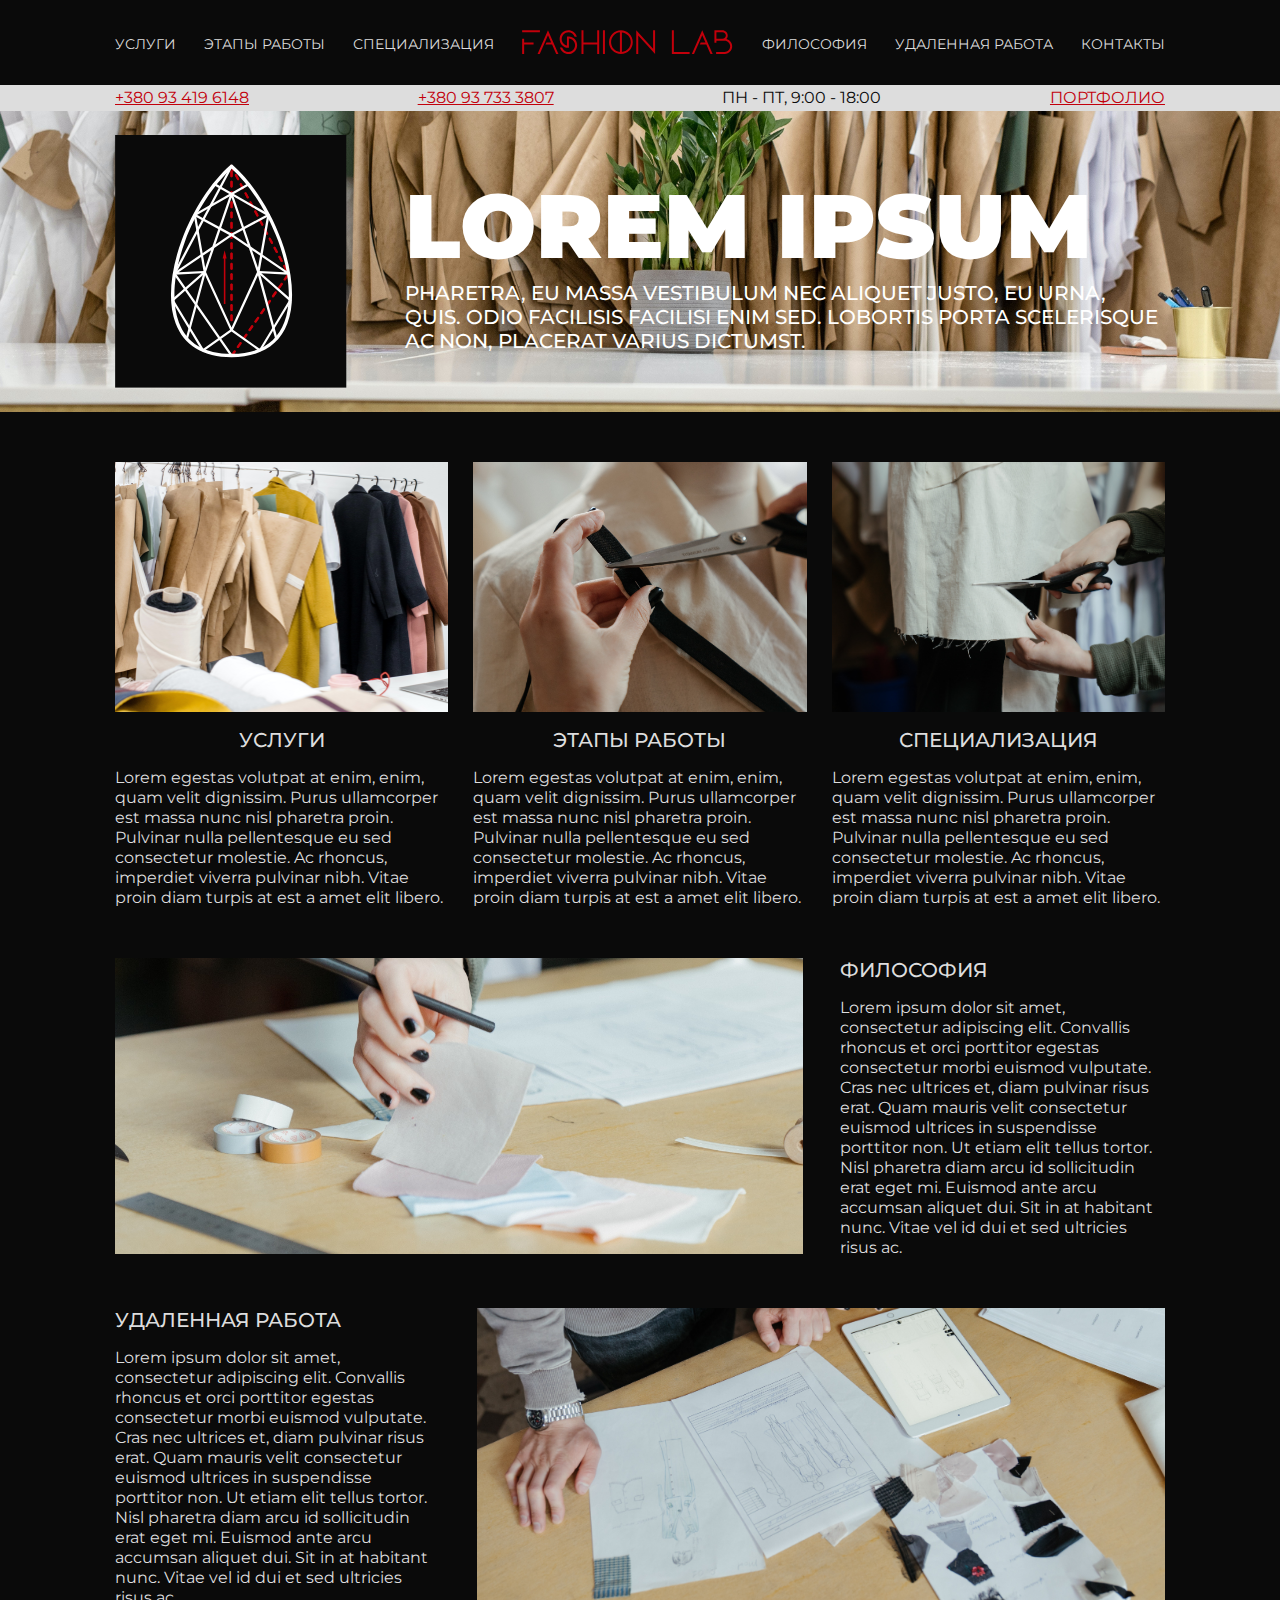
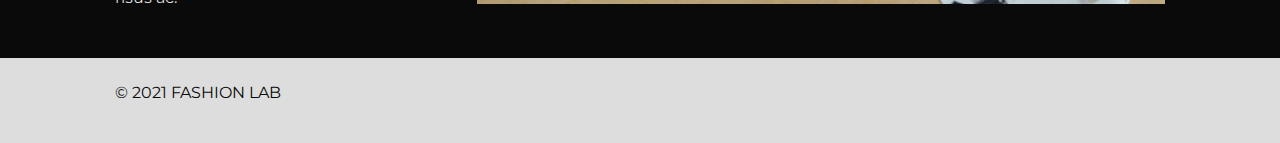
<file: index.html>
<!DOCTYPE html>
<html lang="en">
<head>
    <meta charset="UTF-8">
    <meta name="viewport" content="width=device-width, initial-scale=1.0">
    <title>FASHION LAB</title>
    <link rel="preconnect" href="https://fonts.gstatic.com">
    <link href="https://fonts.googleapis.com/css2?family=Montserrat:ital,wght@0,100;0,200;0,300;0,400;0,500;0,600;0,700;0,800;0,900;1,100;1,200;1,300;1,400;1,500;1,600;1,700;1,800;1,900&display=swap" rel="stylesheet">
    <link rel="stylesheet" href="https://use.fontawesome.com/releases/v5.15.2/css/all.css" integrity="sha384-vSIIfh2YWi9wW0r9iZe7RJPrKwp6bG+s9QZMoITbCckVJqGCCRhc+ccxNcdpHuYu" crossorigin="anonymous">
    <link rel="stylesheet" href="./css/normalize.css">
    <link rel="stylesheet" href="./css/style.css">
</head>
<body>
    <header>
        <div class="header__container">
            <div class="header__wrapper">
                <ul class="header__list">
                    <li class="header__li">
                        <a href="#product" class="header__link">УСЛУГИ</a>
                    </li>
                    <li class="header__li">
                        <a href="#work" class="header__link">ЭТАПЫ РАБОТЫ</a>
                    </li>
                    <li class="header__li">
                        <a href="#whatwedid" class="header__link">СПЕЦИАЛИЗАЦИЯ</a>
                    </li>
                    <li class="header__li">
                        <a href="#"><img src="./icons/FASHION LAB.svg" alt="" class="header__icon"></a>
                    </li>
                    <li class="header__li">
                        <a href="#about" class="header__link">ФИЛОСОФИЯ</a>
                    </li>
                    <li class="header__li">
                        <a href="#homework" class="header__link">УДАЛЕННАЯ РАБОТА</a>
                    </li>
                    <li class="header__li">
                        <a href="#footer" class="header__link">КОНТАКТЫ</a>
                    </li>
                </ul>
                <ul class="header__list">
                    <li class="header__logo">
                        <a href="#"><img src="./icons/FASHION LAB.svg" alt="" class="header__icon"></a>
                    </li>
                    <ul class="header__nav">
                        <li class="header__li">
                            <a href="#product" class="header__link">УСЛУГИ</a>
                        </li>
                        <li class="header__li">
                            <a href="#work" class="header__link">ЭТАПЫ РАБОТЫ</a>
                        </li>
                        <li class="header__li">
                            <a href="#whatwedid" class="header__link">СПЕЦИАЛИЗАЦИЯ</a>
                        </li>
                        
                        <li class="header__li">
                            <a href="#about" class="header__link">ФИЛОСОФИЯ</a>
                        </li>
                        <li class="header__li">
                            <a href="#homework" class="header__link">УДАЛЕННАЯ РАБОТА</a>
                        </li>
                        <li class="header__li">
                            <a href="#footer" class="header__link">КОНТАКТЫ</a>
                        </li>
                    </ul>
                    <p class="header__burger"><i class="fas fa-bars"></i></p>
                </ul>
            </div>
        </div>
    </header>
    <main>
        <section class="underheader">
            <div class="underheader__container">
                <div class="underheader__wrapper">
                    <a class="underheader__a" href="tel:+380934196148">+380 93 419 6148</a>
                    <a class="underheader__a" href="tel:+380937333807">+380 93 733 3807</a>
                    <p class="underheader__p">ПН - ПТ, 9:00 - 18:00</p>
                    <a class="underheader__a" href="./Portfolio.html">ПОРТФОЛИО</a>
                </div>
            </div>
        </section>
        <section class="banner">
            <div class="banner__container">
                <div class="banner__wrapper">
                    <img src="./icons/LOGO.svg" alt="" class="banner__logo">
                    <div class="banner__txt">
                        <h1 class="banner__title">LOREM IPSUM</h1>
                        <p class="banner__p">PHARETRA, EU MASSA VESTIBULUM NEC ALIQUET JUSTO, EU URNA, QUIS. ODIO FACILISIS FACILISI ENIM SED. LOBORTIS PORTA SCELERISQUE AC NON, PLACERAT VARIUS DICTUMST.</p>
                    </div>
                </div>
            </div>
        </section>
        <section class="main">
            <div class="main__container">
                <div class="main__wrapper">
                    <div class="main__cards">
                        <div class="main__card" id="product">
                            <div class="main__image"><img src="./img/Rectangle 4.jpg" alt="" class="main__img"></div>
                            <div class="main__txt">
                                <h1 class="main__title">УСЛУГИ</h1>
                                <p class="main__p">Lorem egestas volutpat at enim, enim, quam velit dignissim. Purus ullamcorper est massa nunc nisl pharetra proin. Pulvinar nulla pellentesque eu sed consectetur molestie. Ac rhoncus, imperdiet viverra pulvinar nibh. Vitae proin diam turpis at est a amet elit libero.</p>
                            </div>
                        </div>
                        <div class="main__card" id="work">
                            <div class="main__image"><img src="./img/Rectangle 6.jpg" alt="" class="main__img"></div>
                            <div class="main__txt">
                                <h1 class="main__title">ЭТАПЫ РАБОТЫ</h1>
                                <p class="main__p">Lorem egestas volutpat at enim, enim, quam velit dignissim. Purus ullamcorper est massa nunc nisl pharetra proin. Pulvinar nulla pellentesque eu sed consectetur molestie. Ac rhoncus, imperdiet viverra pulvinar nibh. Vitae proin diam turpis at est a amet elit libero.</p>
                            </div>
                        </div>
                        <div class="main__card" id="whatwedid">
                            <div class="main__image"><img src="./img/Rectangle 8.jpg" alt="" class="main__img"></div>
                            <div class="main__txt">
                                <h1 class="main__title">СПЕЦИАЛИЗАЦИЯ</h1>
                                <p class="main__p">Lorem egestas volutpat at enim, enim, quam velit dignissim. Purus ullamcorper est massa nunc nisl pharetra proin. Pulvinar nulla pellentesque eu sed consectetur molestie. Ac rhoncus, imperdiet viverra pulvinar nibh. Vitae proin diam turpis at est a amet elit libero.</p>
                            </div>
                        </div>
                    
                    </div>
                    <div class="main__bcards" id="about">       
                        <div class="main__bcard">
                            <div class="main__bimage"><img src="./img/Rectangle 9.jpg" alt="" class="main__bimg"></div>
                            <div class="main__btxt">
                                <h1 class="main__btitle">ФИЛОСОФИЯ</h1>
                                <p class="main__bp">Lorem ipsum dolor sit amet, consectetur adipiscing elit. Convallis rhoncus et orci porttitor egestas consectetur morbi euismod vulputate. Cras nec ultrices et, diam pulvinar risus erat. Quam mauris velit consectetur euismod ultrices in suspendisse porttitor non. Ut etiam elit tellus tortor. Nisl pharetra diam arcu id sollicitudin erat eget mi. Euismod ante arcu accumsan aliquet dui. Sit in at habitant nunc. Vitae vel id dui et sed ultricies risus ac.</p>
                            </div>
                        </div>
                        <div class="main__bcard" id="homework">
                            <div class="main__bimage delete"><img src="./img/Rectangle 10.jpg" alt="" class="main__bimg"></div>   
                            <div class="main__btxt">
                                <h1 class="main__btitle">УДАЛЕННАЯ РАБОТА</h1>
                                <p class="main__bp">Lorem ipsum dolor sit amet, consectetur adipiscing elit. Convallis rhoncus et orci porttitor egestas consectetur morbi euismod vulputate. Cras nec ultrices et, diam pulvinar risus erat. Quam mauris velit consectetur euismod ultrices in suspendisse porttitor non. Ut etiam elit tellus tortor. Nisl pharetra diam arcu id sollicitudin erat eget mi. Euismod ante arcu accumsan aliquet dui. Sit in at habitant nunc. Vitae vel id dui et sed ultricies risus ac.</p>
                            </div>
                            <div class="main__bimage"><img src="./img/Rectangle 10.jpg" alt="" class="main__bimg"></div>
                        </div>
                    </div>
                </div>
            </div>
        </section>
    </main>
    <footer id="footer">
        <div class="footer__container">
            <div class="footer__wrapper">
                <p class="footer__p">© 2021 FASHION LAB</p>
                <div class="footer__icons">
                    <a target="blank" href="https://t.me/fashionlabcenter" class="footer__icon"><i class="fab fa-telegram-plane"></i></a>
                    <a target="blank" href="https://instagram.com/fashion_lab_factory?igshid=1j0uyvbf0nufn" class="footer__icon"><i class="fab fa-instagram"></i></a>
                    <a target="blank" href="https://fashion.lab.center@gmail.com" class="footer__icon"><i class="far fa-envelope"></i></a>
                    <a target="blank" href="https://www.facebook.com/fashion.lab.ua/?ref=py_c" class="footer__icon"><i class="fab fa-facebook"></i></a>
                </div>
            </div>
        </div>
    </footer>
    <script
    src="https://code.jquery.com/jquery-3.5.1.min.js"
    integrity="sha256-9/aliU8dGd2tb6OSsuzixeV4y/faTqgFtohetphbbj0="
    crossorigin="anonymous"></script>
    <script src="./script.js"></script>
</body>
</html>
</file>
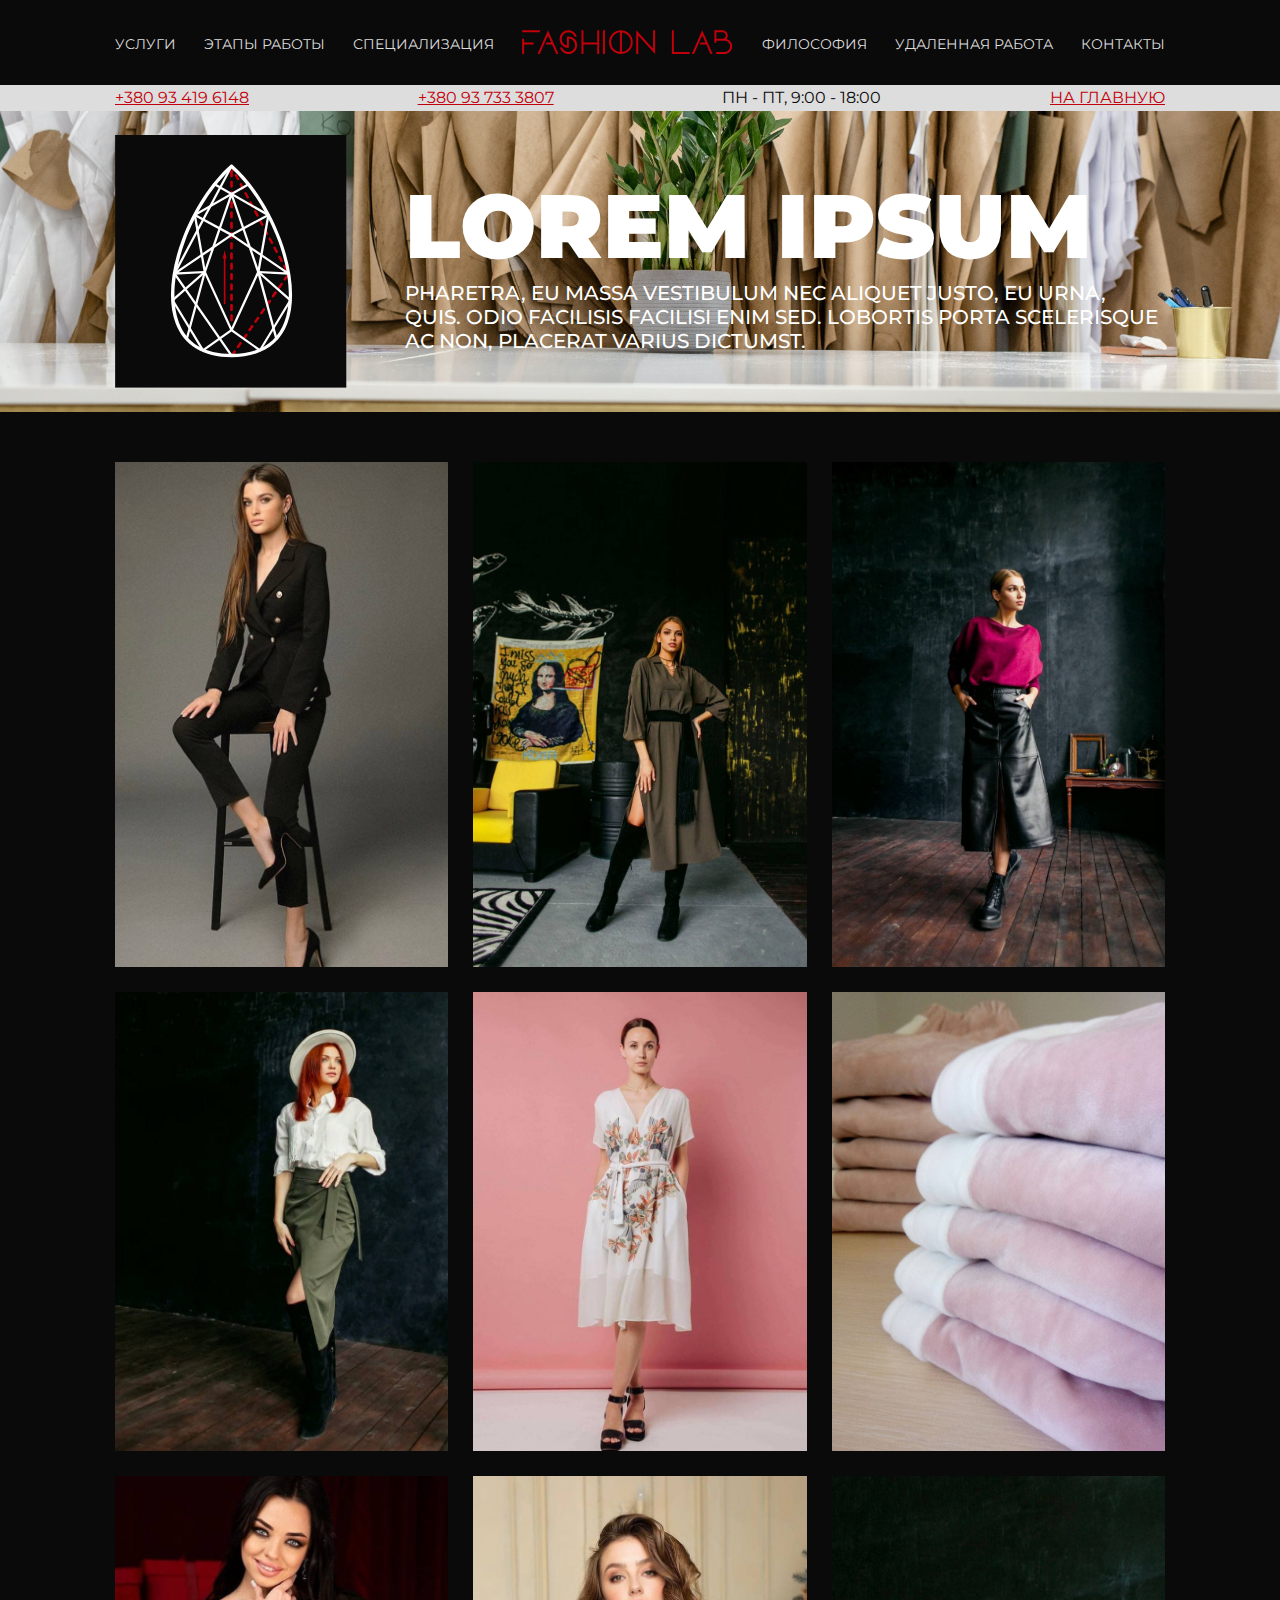
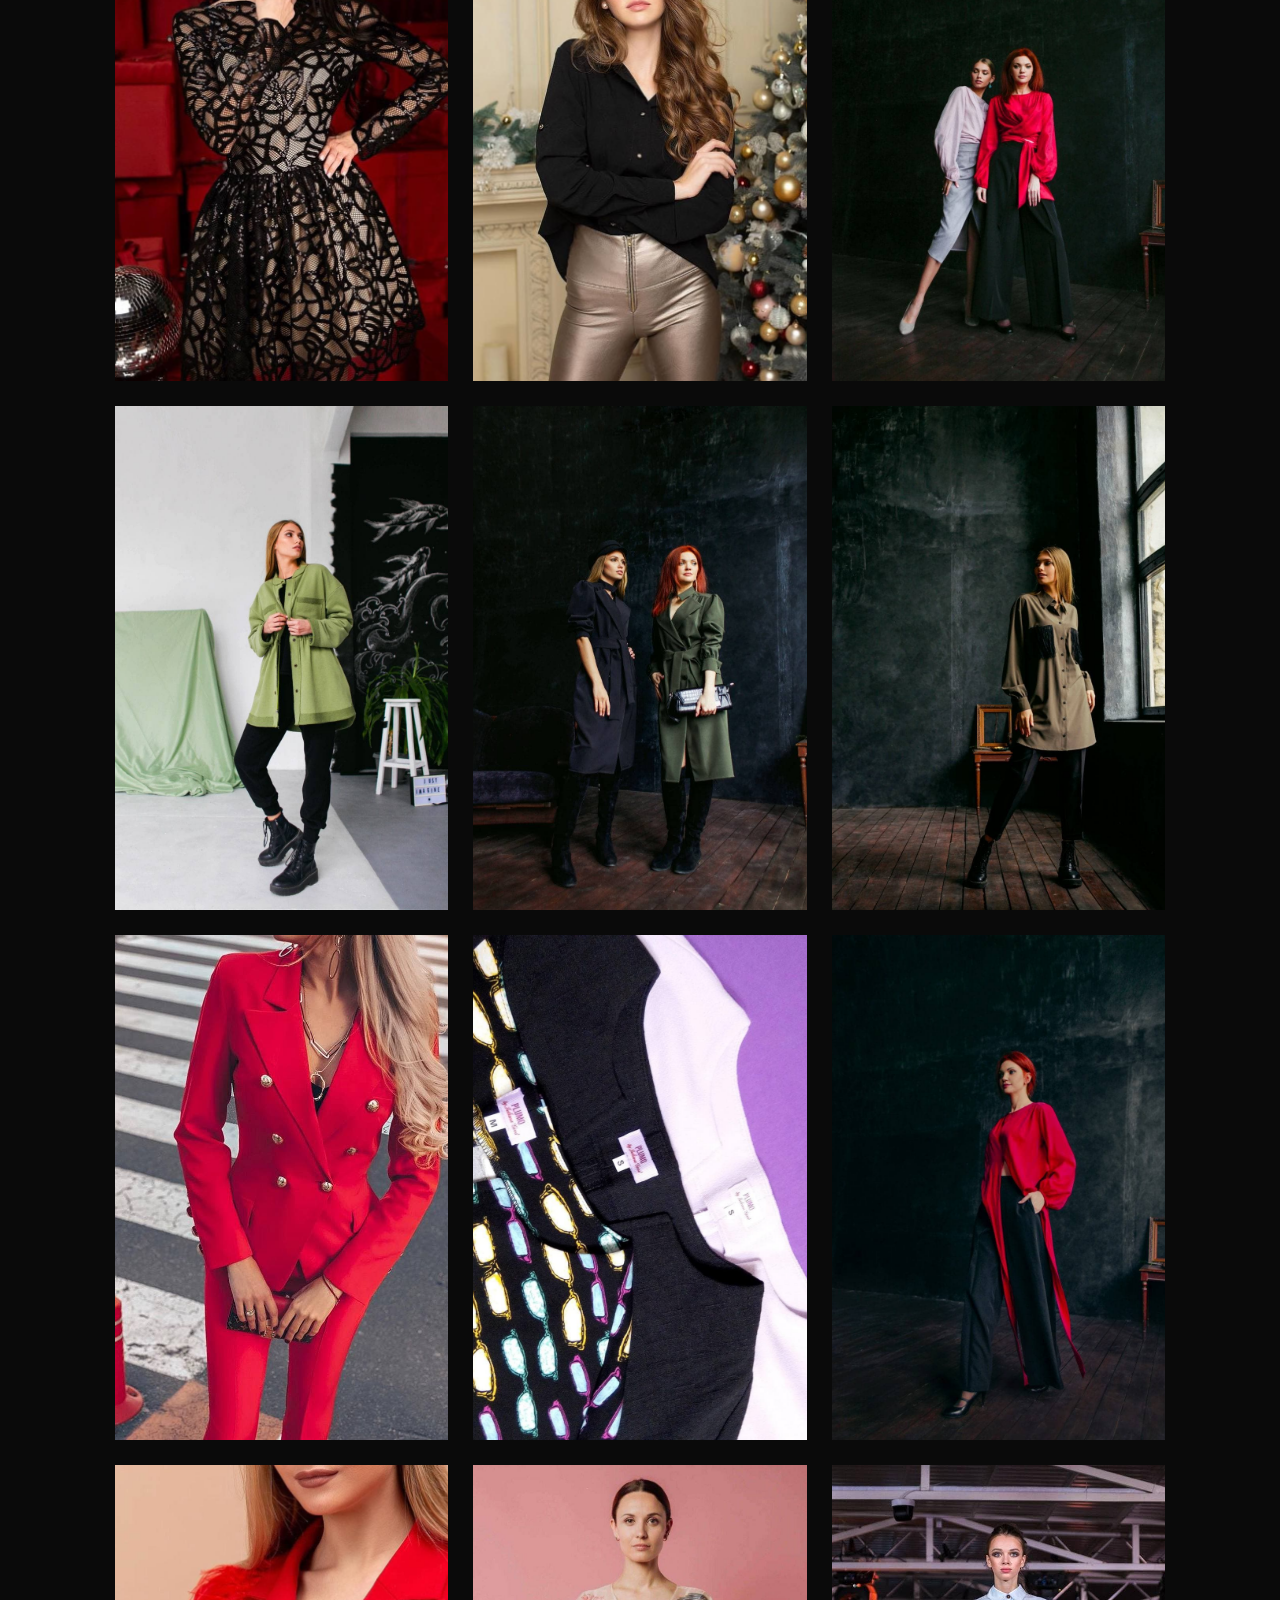
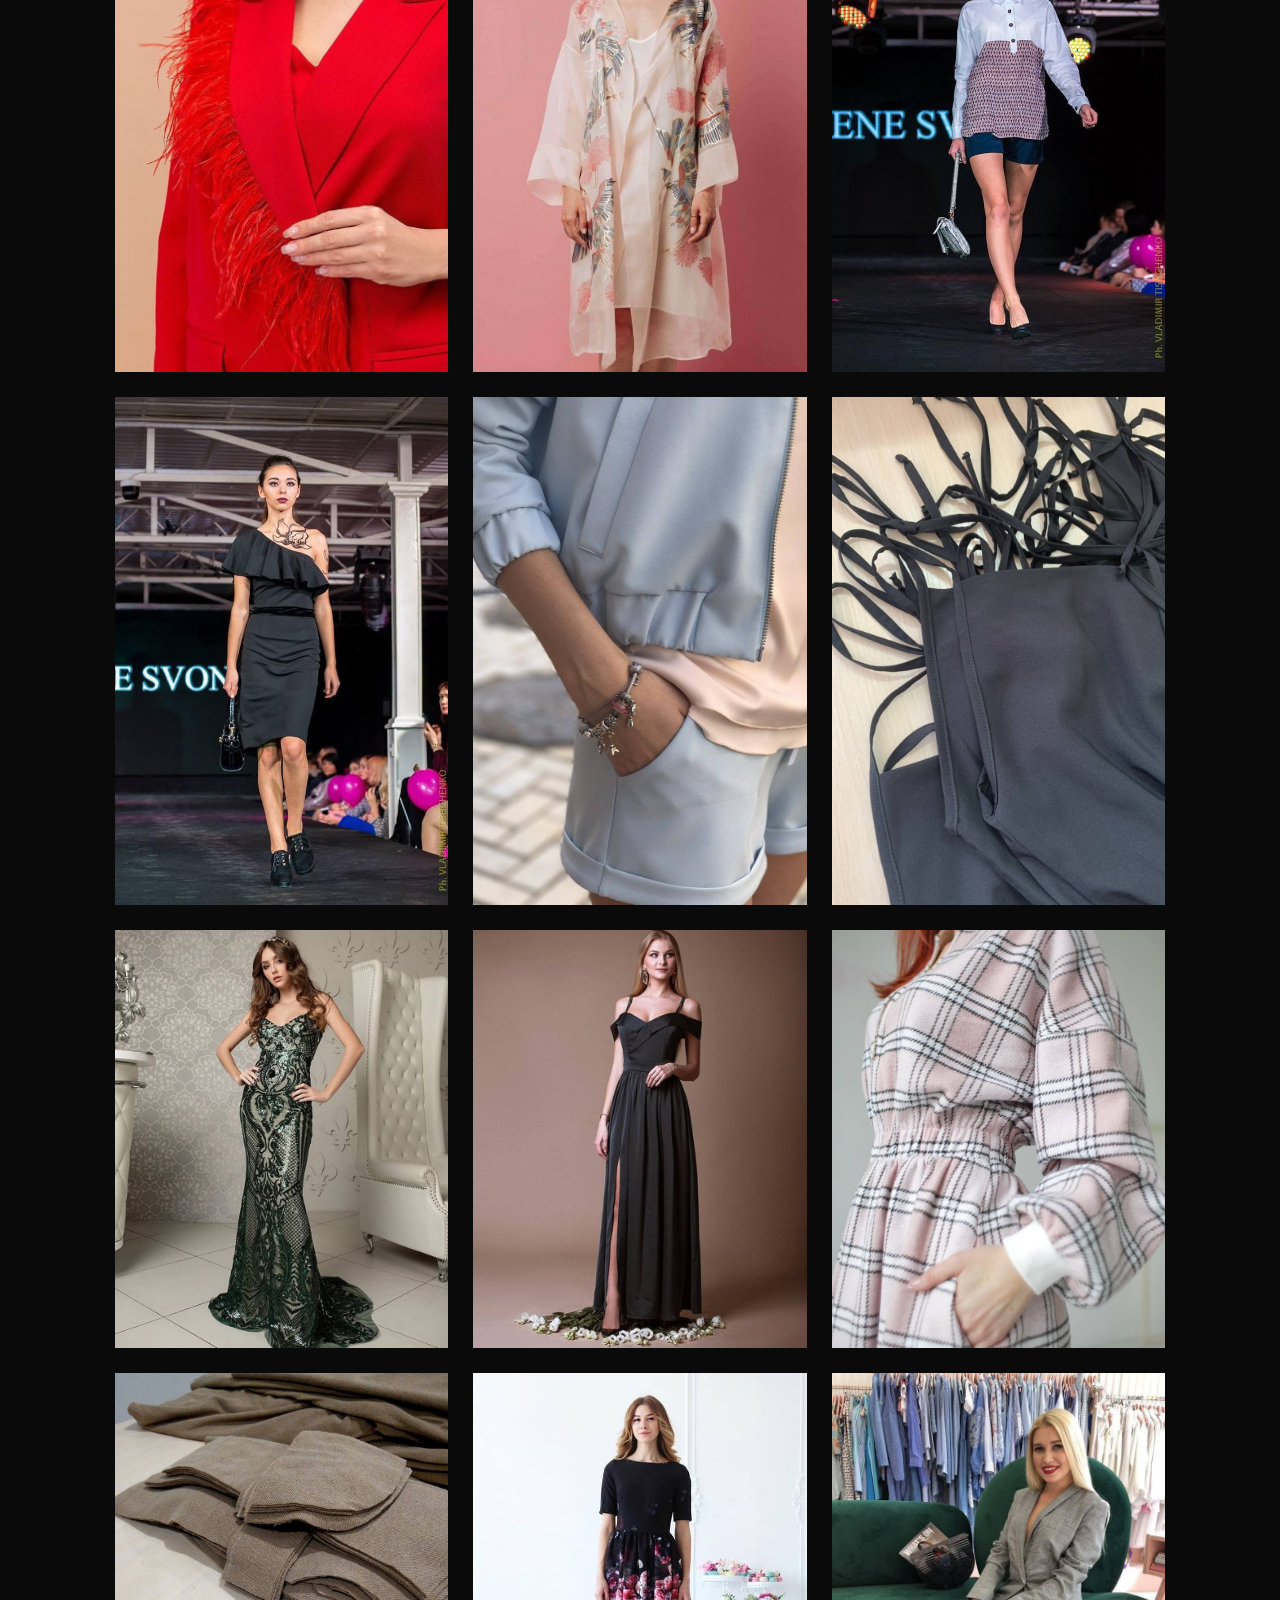
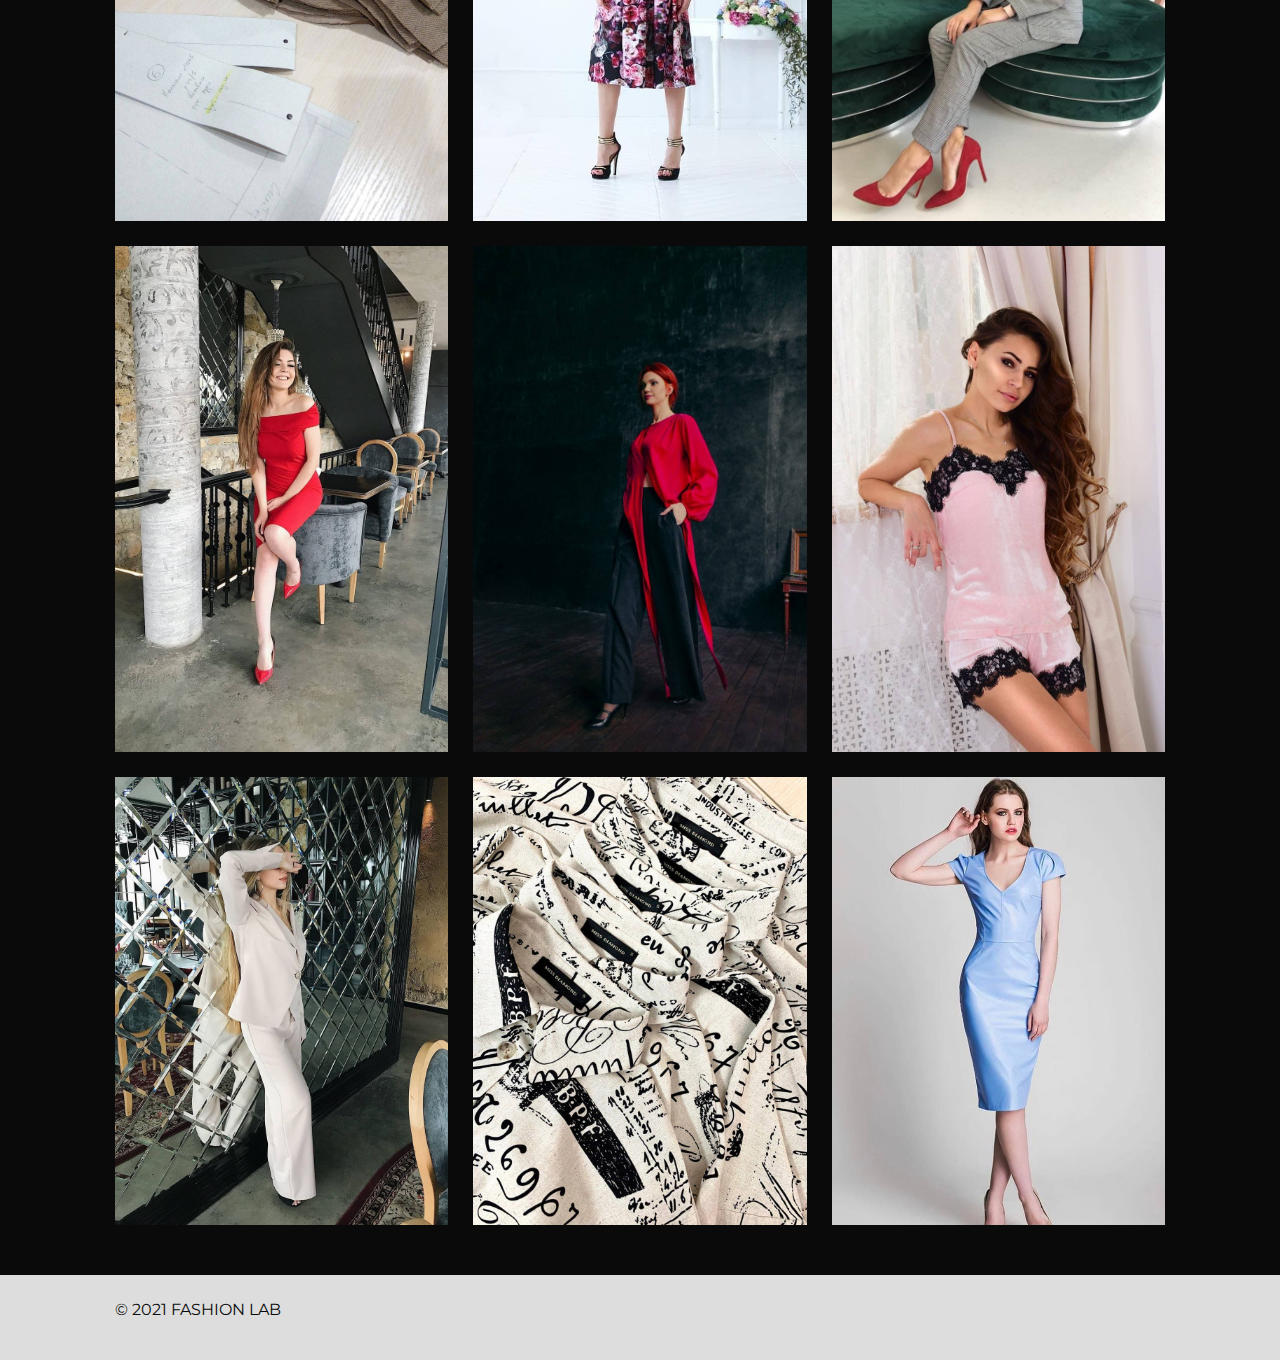
<file: Portfolio.html>
<!DOCTYPE html>
<html lang="en">
<head>
    <meta charset="UTF-8">
    <meta name="viewport" content="width=device-width, initial-scale=1.0">
    <title>FASHION LAB</title>
    <link rel="preconnect" href="https://fonts.gstatic.com">
    <link href="https://fonts.googleapis.com/css2?family=Montserrat:ital,wght@0,100;0,200;0,300;0,400;0,500;0,600;0,700;0,800;0,900;1,100;1,200;1,300;1,400;1,500;1,600;1,700;1,800;1,900&display=swap" rel="stylesheet">
    <link rel="stylesheet" href="https://use.fontawesome.com/releases/v5.15.2/css/all.css" integrity="sha384-vSIIfh2YWi9wW0r9iZe7RJPrKwp6bG+s9QZMoITbCckVJqGCCRhc+ccxNcdpHuYu" crossorigin="anonymous">
    <link rel="stylesheet" href="./css/normalize.css">
    <link rel="stylesheet" href="./css/style.css">
</head>
<body>
    <header>
        <div class="header__container">
            <div class="header__wrapper">
                <ul class="header__list">
                    <li class="header__li">
                        <a href="#product" class="header__link">УСЛУГИ</a>
                    </li>
                    <li class="header__li">
                        <a href="#work" class="header__link">ЭТАПЫ РАБОТЫ</a>
                    </li>
                    <li class="header__li">
                        <a href="#whatwedid" class="header__link">СПЕЦИАЛИЗАЦИЯ</a>
                    </li>
                    <li class="header__li">
                        <a href="#"><img src="./icons/FASHION LAB.svg" alt="" class="header__icon"></a>
                    </li>
                    <li class="header__li">
                        <a href="#about" class="header__link">ФИЛОСОФИЯ</a>
                    </li>
                    <li class="header__li">
                        <a href="#homework" class="header__link">УДАЛЕННАЯ РАБОТА</a>
                    </li>
                    <li class="header__li">
                        <a href="#footer" class="header__link">КОНТАКТЫ</a>
                    </li>
                </ul>
                <ul class="header__list">
                    <li class="header__logo">
                        <a href="#"><img src="./icons/FASHION LAB.svg" alt="" class="header__icon"></a>
                    </li>
                    <ul class="header__nav">
                        <li class="header__li">
                            <a href="#product" class="header__link">УСЛУГИ</a>
                        </li>
                        <li class="header__li">
                            <a href="#work" class="header__link">ЭТАПЫ РАБОТЫ</a>
                        </li>
                        <li class="header__li">
                            <a href="#whatwedid" class="header__link">СПЕЦИАЛИЗАЦИЯ</a>
                        </li>
                        
                        <li class="header__li">
                            <a href="#about" class="header__link">ФИЛОСОФИЯ</a>
                        </li>
                        <li class="header__li">
                            <a href="#homework" class="header__link">УДАЛЕННАЯ РАБОТА</a>
                        </li>
                        <li class="header__li">
                            <a href="#footer" class="header__link">КОНТАКТЫ</a>
                        </li>
                    </ul>
                    <p class="header__burger"><i class="fas fa-bars"></i></p>
                </ul>
            </div>
        </div>
    </header>
    <main>
        <section class="underheader">
            <div class="underheader__container">
                <div class="underheader__wrapper">
                    <a class="underheader__a" href="tel:+380934196148">+380 93 419 6148</a>
                    <a class="underheader__a" href="tel:+380937333807">+380 93 733 3807</a>
                    <p class="underheader__p">ПН - ПТ, 9:00 - 18:00</p>
                    <a class="underheader__a" href="./index.html">НА ГЛАВНУЮ</a>
                </div>
            </div>
        </section>
        <section class="banner">
            <div class="banner__container">
                <div class="banner__wrapper">
                    <img src="./icons/LOGO.svg" alt="" class="banner__logo">
                    <div class="banner__txt">
                        <h1 class="banner__title">LOREM IPSUM</h1>
                        <p class="banner__p">PHARETRA, EU MASSA VESTIBULUM NEC ALIQUET JUSTO, EU URNA, QUIS. ODIO FACILISIS FACILISI ENIM SED. LOBORTIS PORTA SCELERISQUE AC NON, PLACERAT VARIUS DICTUMST.</p>
                    </div>
                </div>
            </div>
        </section>
        <section class="main">
            <div class="main__container">
                <div class="main__wrapper">
                    <div class="main__pcards">
                        <div class="main__pcard">
                            <img class="main__pimg" src="./imgp/photo_2021-02-04_12-05-25.jpg" alt="">
                        </div>
                        <div class="main__pcard">
                            <img class="main__pimg" src="./imgp/photo_2021-02-04_12-05-35.jpg" alt="">
                        </div>
                        <div class="main__pcard">
                            <img class="main__pimg" src="./imgp/photo_2021-02-04_12-05-41.jpg" alt="">
                        </div>
                    </div>
                    <div class="main__pcards">
                        <div class="main__pcard">
                            <img class="main__pimg" src="./imgp/photo_2021-02-04_12-05-38.jpg" alt="">
                        </div>
                        <div class="main__pcard">
                            <img class="main__pimg" src="./imgp/photo_2021-02-04_12-05-43.jpg" alt="">
                        </div>
                        <div class="main__pcard">
                            <img class="main__pimg" src="./imgp/photo_2021-02-04_12-05-47.jpg" alt="">
                        </div>
                    </div>
                    <div class="main__pcards">
                        <div class="main__pcard">
                            <img class="main__pimg" src="./imgp/photo_2021-02-04_12-05-55.jpg" alt="">
                        </div>
                        <div class="main__pcard">
                            <img class="main__pimg" src="./imgp/photo_2021-02-04_12-05-59.jpg" alt="">
                        </div>
                        <div class="main__pcard">
                            <img class="main__pimg" src="./imgp/photo_2021-02-04_12-06-03.jpg" alt="">
                        </div>
                    </div>
                    <div class="main__pcards">
                        <div class="main__pcard">
                            <img class="main__pimg" src="./imgp/photo_2021-02-04_12-06-10.jpg" alt="">
                        </div>
                        <div class="main__pcard">
                            <img class="main__pimg" src="./imgp/photo_2021-02-04_12-06-29.jpg" alt="">
                        </div>
                        <div class="main__pcard">
                            <img class="main__pimg" src="./imgp/photo_2021-02-04_12-06-38.jpg" alt="">
                        </div>
                    </div>
                    <div class="main__pcards">
                        <div class="main__pcard">
                            <img class="main__pimg" src="./imgp/photo_2021-02-04_12-06-56.jpg" alt="">
                        </div>
                        <div class="main__pcard">
                            <img class="main__pimg" src="./imgp/photo_2021-02-04_12-06-59.jpg" alt="">
                        </div>
                        <div class="main__pcard">
                            <img class="main__pimg" src="./imgp/photo_2021-02-04_12-07-08.jpg" alt="">
                        </div>
                    </div>
                    <div class="main__pcards">
                        <div class="main__pcard">
                            <img class="main__pimg" src="./imgp/photo_2021-02-04_12-07-12.jpg" alt="">
                        </div>
                        <div class="main__pcard">
                            <img class="main__pimg" src="./imgp/photo_2021-02-04_12-07-23.jpg" alt="">
                        </div>
                        <div class="main__pcard">
                            <img class="main__pimg" src="./imgp/photo_2021-02-04_12-11-38.jpg" alt="">
                        </div>
                    </div>
                    <div class="main__pcards">
                        <div class="main__pcard">
                            <img class="main__pimg" src="./imgp/photo_2021-02-04_12-11-41.jpg" alt="">
                        </div>
                        <div class="main__pcard">
                            <img class="main__pimg" src="./imgp/photo_2021-02-04_12-12-04.jpg" alt="">
                        </div>
                        <div class="main__pcard">
                            <img class="main__pimg" src="./imgp/photo_2021-02-04_12-21-31.jpg" alt="">
                        </div>
                    </div>
                    <div class="main__pcards">
                        <div class="main__pcard">
                            <img class="main__pimg" src="./imgp/photo_2021-02-04_12-21-54.jpg" alt="">
                        </div>
                        <div class="main__pcard">
                            <img class="main__pimg" src="./imgp/photo_2021-02-04_12-21-42.jpg" alt="">
                        </div>
                        <div class="main__pcard">
                            <img class="main__pimg" src="./imgp/photo_2021-02-04_12-21-48.jpg" alt="">
                        </div>
                    </div>
                    <div class="main__pcards">
                        <div class="main__pcard">
                            <img class="main__pimg" src="./imgp/photo_2021-02-04_12-22-01.jpg" alt="">
                        </div>
                        <div class="main__pcard">
                            <img class="main__pimg" src="./imgp/photo_2021-02-04_12-22-05.jpg" alt="">
                        </div>
                        <div class="main__pcard">
                            <img class="main__pimg" src="./imgp/photo_2021-02-04_12-22-26.jpg" alt="">
                        </div>
                    </div>
                    <div class="main__pcards">
                        <div class="main__pcard">
                            <img class="main__pimg" src="./imgp/photo_2021-02-04_12-22-30.jpg" alt="">
                        </div>
                        <div class="main__pcard">
                            <img class="main__pimg" src="./imgp/photo_2021-02-04_12-22-32.jpg" alt="">
                        </div>
                        <div class="main__pcard">
                            <img class="main__pimg" src="./imgp/photo_2021-02-04_12-22-36.jpg" alt="">
                        </div>
                    </div>
                    <div class="main__pcards">
                        <div class="main__pcard">
                            <img class="main__pimg" src="./imgp/photo_2021-02-04_12-22-38.jpg" alt="">
                        </div>
                        <div class="main__pcard">
                            <img class="main__pimg" src="./imgp/photo_2021-02-04_13-05-03.jpg" alt="">
                        </div>
                        <div class="main__pcard">
                            <img class="main__pimg" src="./imgp/photo_2021-02-04_13-15-49.jpg" alt="">
                        </div>
                    </div>
                </div>
            </div>
        </section>
    </main>
    <footer id="footer">
        <div class="footer__container">
            <div class="footer__wrapper">
                <p class="footer__p">© 2021 FASHION LAB</p>
                <div class="footer__icons">
                    <a target="blank" href="https://t.me/fashionlabcenter" class="footer__icon"><i class="fab fa-telegram-plane"></i></a>
                    <a target="blank" href="https://instagram.com/fashion_lab_factory?igshid=1j0uyvbf0nufn" class="footer__icon"><i class="fab fa-instagram"></i></a>
                    <a target="blank" href="https://fashion.lab.center@gmail.com" class="footer__icon"><i class="far fa-envelope"></i></a>
                    <a target="blank" href="https://www.facebook.com/fashion.lab.ua/?ref=py_c" class="footer__icon"><i class="fab fa-facebook"></i></a>
                </div>
            </div>
        </div>
    </footer>
    <script
    src="https://code.jquery.com/jquery-3.5.1.min.js"
    integrity="sha256-9/aliU8dGd2tb6OSsuzixeV4y/faTqgFtohetphbbj0="
    crossorigin="anonymous"></script>
    <script src="./script.js"></script>
</body>
</html>
</file>
<file: css/style.css>
*, h1, h2, h3 {
    margin: 0;
    padding: 0;
    box-sizing: border-box;
}

::-webkit-scrollbar {
    width: 5px;
}

::-webkit-scrollbar-track {
    background: transparent;
    opacity: 0%;
}

::-webkit-scrollbar-thumb {
    background: #DDDDDD;
}

html {
    scroll-behavior: smooth;
}

body {
    background-color: #0A0A0A;
}

header {
    height: 85px;
    width: 100%;
    background-color: #0A0A0A;
    position: sticky;
    top: 0;
    left: 0;
}

.header__container {
    max-width: 1100px;
    padding: 30px 25px;
    margin: 0 auto;
    height: 100%;
}

.header__list {
    display: flex;
    justify-content: space-between;
    align-items: center;
}

.header__nav {
    display: flex;
    justify-content: space-between;
    align-items: center;
    width: 800px;
}

.header__list:last-child {
    display: none;
}

.header__li {
    list-style-type: none;
}

.header__link {
    text-decoration: none;
    font-family: Montserrat;
    font-style: normal;
    font-weight: 400;
    font-size: 14px;
    line-height: 17px;
    color: #DDDDDD;
}

.header__link:hover {
    color: #C2000B;
    transition-duration: 0.3s;
}

.header__burger {
    color: #DDDDDD;
    display: none;
    cursor: pointer;
}

.header__burger:hover {
    color: #C2000B;
    transition-duration: 0.3s;
}

.underheader {
    width: 100%;
    background-color: #DDDDDD;;
}

.underheader__container {
    max-width: 1100px;
    padding: 3px 25px;
    margin: 0 auto;
}

.underheader__wrapper {
    display: flex;
    justify-content: space-between;
}

.underheader__p {
    font-family: Montserrat;
    font-style: normal;
    font-weight: 400;
    font-size: 16px;
    line-height: 20px;
    color:  #0A0A0A;
}

.underheader__a {
    font-family: Montserrat;
    font-style: normal;
    font-weight: 400;
    font-size: 16px;
    line-height: 20px;
    color:  #C2000B;
}

.banner {
    width: 100%;
    background-image: url(../img/IMG.jpg);
    background-size: 100%;
    background-position-y: 40%;
    background-repeat: no-repeat;
}

.banner__container {
    max-width: 1100px;
    padding: 24px 25px;
    margin: 0 auto;
}

.banner__wrapper {
    display: flex;
    align-items: center;
    max-width: 1050px;
    justify-content: space-between;
}

.banner__title {
    font-family: Montserrat;
    font-style: normal;
    font-weight: 900;
    font-size: 90px;
    line-height: 110px;
    color: #ffffff;
}

.banner__p {
    font-family: Montserrat;
    font-style: normal;
    font-weight: 500;
    font-size: 20px;
    line-height: 24px;
    max-width: 760px;
    color: #ffffff;
}

.main {
    padding: 50px 0px;
}

.main__container {
    max-width: 1100px;
    padding: 0 25px;
    margin: 0 auto;
}

.main__cards {
    display: flex;
    justify-content: space-between;
}

.main__card {
    flex: 1;
    margin-right: 25px;
}

.main__card:last-child {
    margin: 0;
}

.main__image {
    height: 250px;
}

.main__img {
    width: 100%;
    height: 100%;
    object-fit: cover;
}

.main__pcards {
    display: flex;
    margin-bottom: 25px;
}

.main__pcards:last-child {
    display: flex;
    margin-bottom: 0;
}

.main__pcard {
    flex: 1;
    margin-right: 25px;
}

.main__pcard:last-child {
    margin: 0;
}

.main__pimg {
    width: 100%;
    height: 100%;
    object-fit: cover;
}

.main__title {
    font-family: Montserrat;
    font-style: normal;
    font-weight: 500;
    font-size: 20px;
    line-height: 24px;
    text-align: center;
    margin: 16px 0px;
    color: #DDDDDD;
}

.main__p {
    font-family: Montserrat;
    font-style: normal;
    font-weight: 400;
    font-size: 16px;
    line-height: 20px;
    color: #DDDDDD;
}

.main__bcards {
    margin-top: 50px;
}

.main__bcard {
    width: 100%;
    display: flex;
    justify-content: space-between;
}

.main__bcard:first-child {
    margin-bottom: 50px;
}

.main__bimage {
    max-width: 688px;
    max-height: 296px;
}

.delete {
    display: none;
} 

.main__bimg {
    width: 100%;
    height: 100%;
    object-fit: cover;
}

.main__btxt {
    max-width: 325px;
}

.main__btitle {
    font-family: Montserrat;
    font-style: normal;
    font-weight: 500;
    font-size: 20px;
    line-height: 24px;
    margin-bottom: 16px;
    color: #DDDDDD;
}

.main__bp {
    font-family: Montserrat;
    font-style: normal;
    font-weight: 400;
    font-size: 16px;
    line-height: 20px;
    color: #DDDDDD;
}

footer {
    height: 85px;
    background-color: #DDDDDD;
}

.footer__container {
    max-width: 1100px;
    padding: 25px;
    margin: 0 auto;
}

.footer__wrapper {
    display: flex;
    justify-content: space-between;
    align-items: center;
}

.footer__p {
    font-family: Montserrat;
    font-style: normal;
    font-weight: 400;
    font-size: 16px;
    line-height: 20px;
    color: #0A0A0A;
}

.footer__icons {
    display: flex;
    justify-content: space-between;
    width: 190px;
}


.footer__icon {
    font-size: 30px;
    line-height: 34px;
    color: #0A0A0A;
}

.footer__icon:hover {
    color: #C2000B;
    transition-duration: 0.3s;
}

@media (max-width: 1100px) {
    .header__list:first-child {
        display: none;
    }

    .header__list:last-child {
        display: flex;
        justify-content: space-between;
    }

    .header__nav {
        display: none;
        position: fixed;
        background-color: #0A0A0A;
        left: 0;
        top: 85px;
        width: 100%;
        padding: 10px 16px;
    }

    .header__li {
        margin-bottom: 16px;
    }

    .header__li:last-child {
        margin-bottom: 0;
    }

    .header__link {
        color: #DDDDDD;
        font-size: 16px;
        width: 100%;
    }

    .header__burger {
        display: block;
    }

    .header__nav.active {
        display: block;
    }

    .banner {
        background-image: none;
    }
    
    .banner__wrapper {
        display: flex;
        flex-direction: column;
    }

    .banner__logo {
        width: 50%;
    }

    .banner__txt {
        text-align: center;
    }

    .main__bimage:first-child {
        margin-right: 25px;
    }

    .main__bimage:last-child {
        margin-right: 0px;
        margin-left: 25px;
    }
}

@media (max-width: 768px) {
    .underheader {
        height: 115px;
    }

    .underheader__wrapper {
        display: flex;
        flex-direction: column;
        text-align: center;
    }

    .underheader__a {
        font-size: 18px;
        width: 100%;
        padding: 5px;
    }

    .underheader__p {
        font-size: 16px;
    }
    
    .main__cards {
        display: flex;
        flex-direction: column;
    }
    
    .main__card {
        max-width: 100%;
        margin: 0;
        padding: 25px 0px;
    }

    .main__txt {
        text-align: center;
    }

    .main__image {
        width: 100%;
        max-width: none;
        height: 250px;
    }

    .main__img {
        width: 100%;
        object-fit: cover;
    }

    .main__bcard {
        max-width: 100%;
        display: flex;
        flex-direction: column;
    }

    .main__btxt {
        max-width: 100%;
        text-align: center;
    }

    .main__bimage:first-child {
        margin-right: 0px;
    }

    .main__bimage:last-child {
        display: none;
        margin-left: 0px;
        margin-right: 0px;
    }

    .main__bimage {
        height: 160px;
    }

    .main__bimg {
        object-fit: cover;
    }

    .delete {
        display: block;
    }

    .main__btitle {
        margin-top: 16px;
    }
}

@media (max-width: 420px) {
    .footer__wrapper {
        flex-direction: column;
    }
    
    .footer__container {
        padding: 16px;
    }

    .footer__p {
        font-size: 14px;
    }
}

@media (max-width: 340px) {
    .banner__title {
        font-size: 80px;
    }
}
</file>
